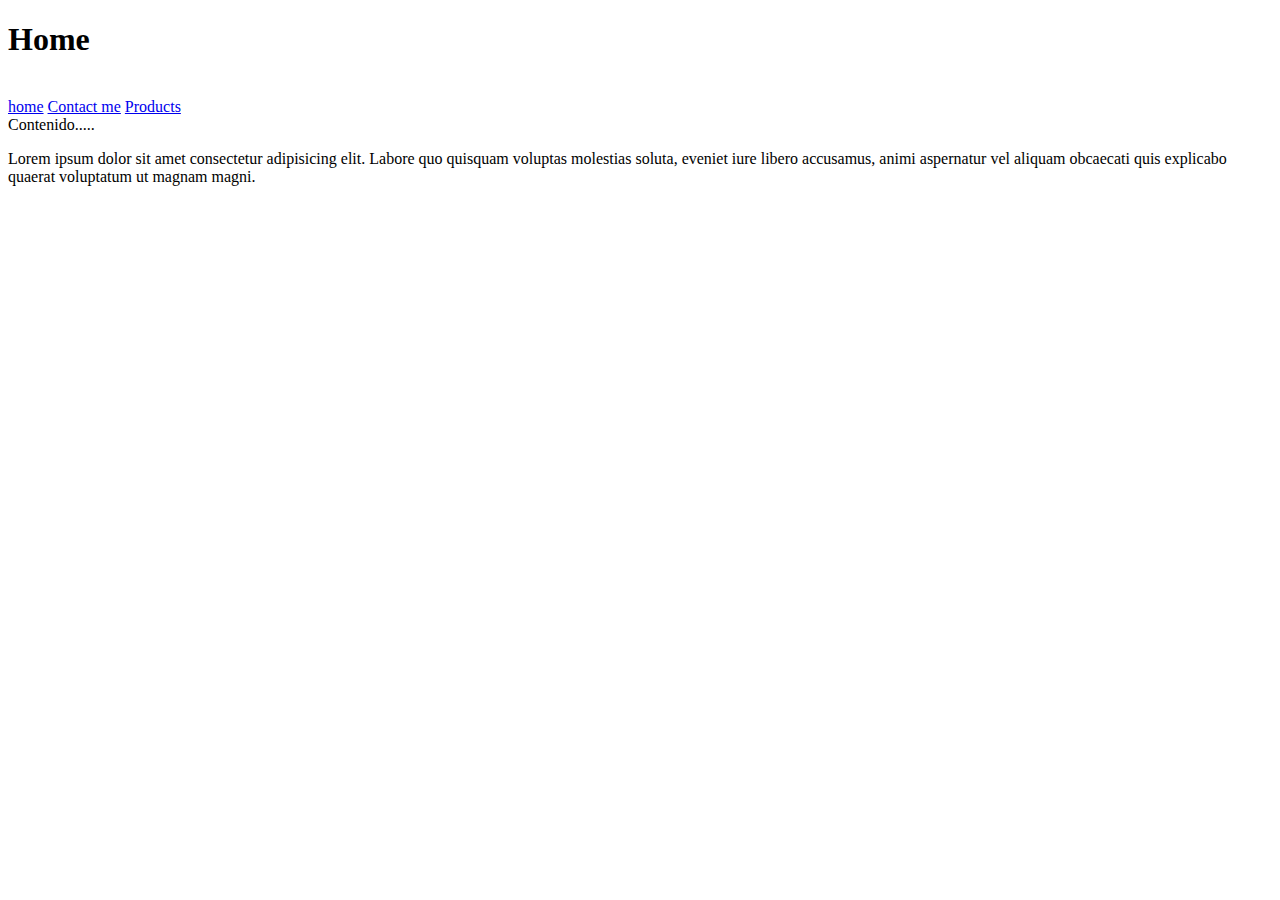
<file: portafolio/index.html>
<!DOCTYPE html>
<html lang="en">
<head>
    <meta charset="UTF-8">
    <meta name="viewport" content="width=device-width, initial-scale=1.0">
    <title>Document</title>
</head>
<body>
    <h1>Home</h1>

    <header>
        <img>
        <nav>
            <a href="./index.html"> home</a>
            <a href="./contact.html"> Contact me</a>
            <a href="./products.html"> Products</a>
        </nav>
    </header>
    <main>
        <div>Contenido.....</div>
        <p>
            Lorem ipsum dolor sit amet consectetur adipisicing elit. Labore quo quisquam voluptas molestias soluta, eveniet iure libero accusamus, animi aspernatur vel aliquam obcaecati quis explicabo quaerat voluptatum ut magnam magni.
        </p>
    </main>
</body>
</html>
</file>
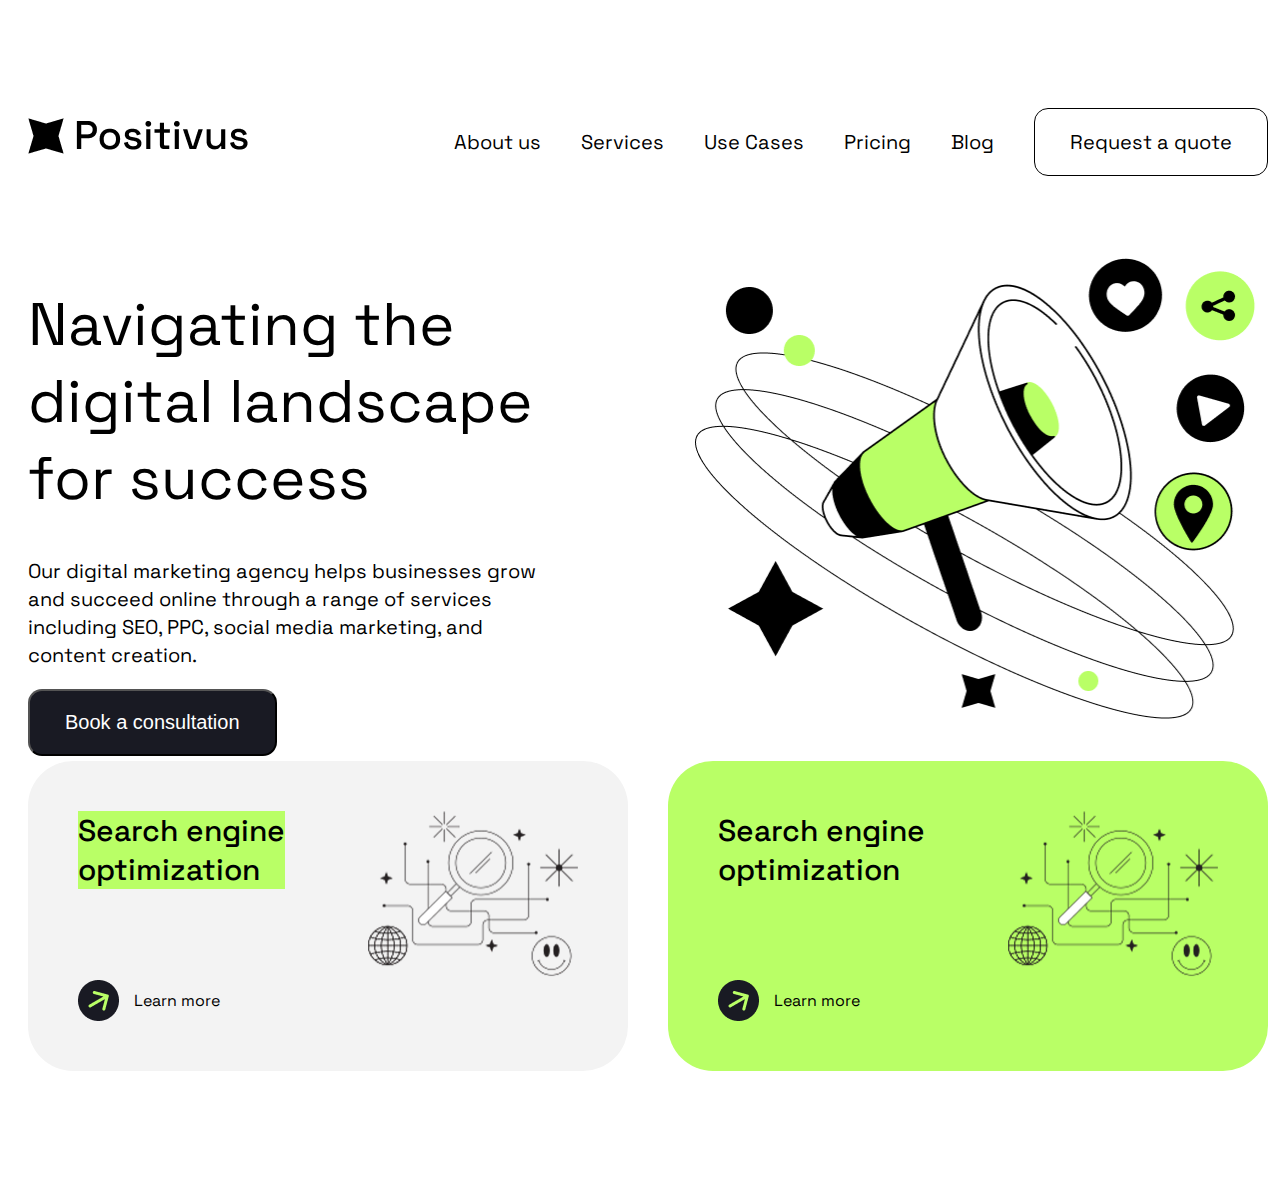
<file: week2/index.html>
<!DOCTYPE html>
<html lang="en">

<head>
    <meta charset="UTF-8" />
    <meta name="viewport" content="width=device-width, initial-scale=1.0" />
    <title>Document</title>
    <link rel="stylesheet" href="./styles.css" />
    <link rel="preconnect" href="https://fonts.googleapis.com" />
    <link rel="preconnect" href="https://fonts.gstatic.com" crossorigin />
    <link
        href="https://fonts.googleapis.com/css2?family=Cinzel:wght@400..900&family=Delius&family=Montserrat:ital,wght@0,100..900;1,100..900&family=Nunito:ital,wght@0,200..1000;1,200..1000&family=Space+Grotesk:wght@300..700&display=swap"
        rel="stylesheet" />
</head>

<body>
    <div class="container">
        <header class="header">
            <img class="logo" src="./assets/logo1.png" alt="logo" />
            <nav class="navbar">
                <a class="link">About us</a>
                <a class="link">Services</a>
                <a class="link">Use Cases</a>
                <a class="link">Pricing</a>
                <a class="link">Blog</a>
                <a class="link link__button">Request a quote</a>
            </nav>
        </header>

        <main>
            <section class="sectionFirst">
                <article class="sectionFirst__article">
                    <h1 class="sectionFirst__h1">
                        Navigating the digital landscape for success
                    </h1>
                    <p class="sectionFirst__p">
                        Our digital marketing agency helps businesses grow and succeed online through a range of
                        services
                        including SEO, PPC, social media marketing, and content creation.
                    </p>
                    <button class="sectionFirst__button" />
                    Book a consultation
                    </button>
                </article>
                <img class="sectionFirst__img" src="./assets/img_article.png" alt="img article" />
            </section>

            <section class="sectionSecond">

                <div class="sectionSecond_line1">
                    <article class="sectionSecond__card">
                        <div class="sectionSecond__left">
                            <div class="sectionSecond__h3">
                                Search engine optimization
                            </div>

                            <a class="sectionSecond__a">
                                <img src="./assets/Icon1.png" alt="icon link" />
                                <label>
                                    Learn more
                                </label>
                            </a>
                        </div>

                        <img class="sectionSecond__img" src="./assets/tokyo.png" alt="img card" />
                    </article>
                    <article class="sectionSecond__card sectionSecond__card2">
                        <div class="sectionSecond__left">
                            <div class="sectionSecond__h3">
                                Search engine optimization
                            </div>

                            <a class="sectionSecond__a">
                                <img src="./assets/Icon1.png" alt="icon link" />
                                <label>
                                    Learn more
                                </label>
                            </a>
                        </div>

                        <img class="sectionSecond__img" src="./assets/tokyo.png" alt="img card" />
                    </article>

                </div>


            </section>
        </main>
    </div>
</body>

</html>
</file>
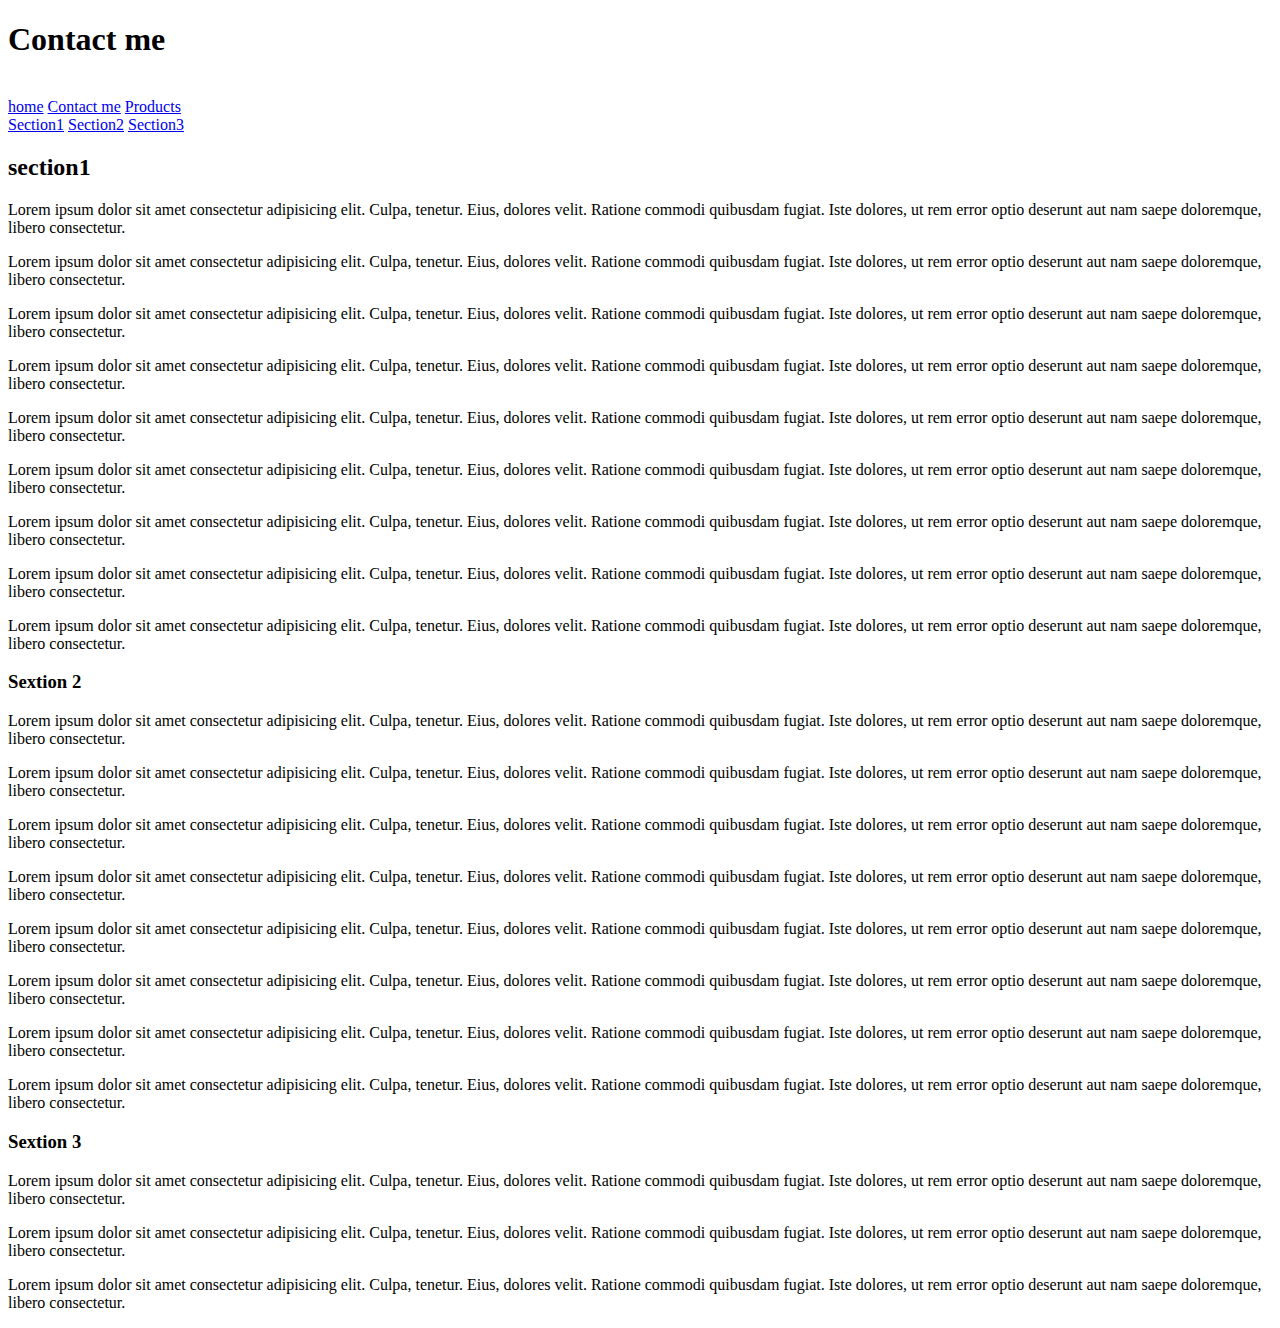
<file: portafolio/contact.html>
<!DOCTYPE html>
<html lang="en">
  <head>
    <meta charset="UTF-8" />
    <meta name="viewport" content="width=device-width, initial-scale=1.0" />
    <title>Document</title>
  </head>
  <body>
    <h1>Contact me</h1>

    <header>
      <img />
      <nav>
        <a href="./index.html"> home</a>
        <a href="./contact.html"> Contact me</a>
        <a href="./products.html"> Products</a>
      </nav>

      <nav>
        <a href="#section1"> Section1</a>
        <a href="#section2"> Section2</a>
        <a href="#section3"> Section3</a>
      </nav>
    </header>

    <main>
      <section id="section1">
        <h2>section1</h2>
        <p>
          Lorem ipsum dolor sit amet consectetur adipisicing elit. Culpa,
          tenetur. Eius, dolores velit. Ratione commodi quibusdam fugiat. Iste
          dolores, ut rem error optio deserunt aut nam saepe doloremque, libero
          consectetur.
        </p>
        <p>
          Lorem ipsum dolor sit amet consectetur adipisicing elit. Culpa,
          tenetur. Eius, dolores velit. Ratione commodi quibusdam fugiat. Iste
          dolores, ut rem error optio deserunt aut nam saepe doloremque, libero
          consectetur.
        </p>
        <p>
          Lorem ipsum dolor sit amet consectetur adipisicing elit. Culpa,
          tenetur. Eius, dolores velit. Ratione commodi quibusdam fugiat. Iste
          dolores, ut rem error optio deserunt aut nam saepe doloremque, libero
          consectetur.
        </p>
        <p>
          Lorem ipsum dolor sit amet consectetur adipisicing elit. Culpa,
          tenetur. Eius, dolores velit. Ratione commodi quibusdam fugiat. Iste
          dolores, ut rem error optio deserunt aut nam saepe doloremque, libero
          consectetur.
        </p>
        <p>
          Lorem ipsum dolor sit amet consectetur adipisicing elit. Culpa,
          tenetur. Eius, dolores velit. Ratione commodi quibusdam fugiat. Iste
          dolores, ut rem error optio deserunt aut nam saepe doloremque, libero
          consectetur.
        </p>
        <p>
          Lorem ipsum dolor sit amet consectetur adipisicing elit. Culpa,
          tenetur. Eius, dolores velit. Ratione commodi quibusdam fugiat. Iste
          dolores, ut rem error optio deserunt aut nam saepe doloremque, libero
          consectetur.
        </p>
        <p>
          Lorem ipsum dolor sit amet consectetur adipisicing elit. Culpa,
          tenetur. Eius, dolores velit. Ratione commodi quibusdam fugiat. Iste
          dolores, ut rem error optio deserunt aut nam saepe doloremque, libero
          consectetur.
        </p>
        <p>
          Lorem ipsum dolor sit amet consectetur adipisicing elit. Culpa,
          tenetur. Eius, dolores velit. Ratione commodi quibusdam fugiat. Iste
          dolores, ut rem error optio deserunt aut nam saepe doloremque, libero
          consectetur.
        </p>
        <p>
          Lorem ipsum dolor sit amet consectetur adipisicing elit. Culpa,
          tenetur. Eius, dolores velit. Ratione commodi quibusdam fugiat. Iste
          dolores, ut rem error optio deserunt aut nam saepe doloremque, libero
          consectetur.
        </p>
      </section>

      <section id="section2">
        <h3>Sextion 2</h3>
        <p>
          Lorem ipsum dolor sit amet consectetur adipisicing elit. Culpa,
          tenetur. Eius, dolores velit. Ratione commodi quibusdam fugiat. Iste
          dolores, ut rem error optio deserunt aut nam saepe doloremque, libero
          consectetur.
        </p>
        <p>
          Lorem ipsum dolor sit amet consectetur adipisicing elit. Culpa,
          tenetur. Eius, dolores velit. Ratione commodi quibusdam fugiat. Iste
          dolores, ut rem error optio deserunt aut nam saepe doloremque, libero
          consectetur.
        </p>
        <p>
          Lorem ipsum dolor sit amet consectetur adipisicing elit. Culpa,
          tenetur. Eius, dolores velit. Ratione commodi quibusdam fugiat. Iste
          dolores, ut rem error optio deserunt aut nam saepe doloremque, libero
          consectetur.
        </p>
        <p>
          Lorem ipsum dolor sit amet consectetur adipisicing elit. Culpa,
          tenetur. Eius, dolores velit. Ratione commodi quibusdam fugiat. Iste
          dolores, ut rem error optio deserunt aut nam saepe doloremque, libero
          consectetur.
        </p>
        <p>
          Lorem ipsum dolor sit amet consectetur adipisicing elit. Culpa,
          tenetur. Eius, dolores velit. Ratione commodi quibusdam fugiat. Iste
          dolores, ut rem error optio deserunt aut nam saepe doloremque, libero
          consectetur.
        </p>
        <p>
          Lorem ipsum dolor sit amet consectetur adipisicing elit. Culpa,
          tenetur. Eius, dolores velit. Ratione commodi quibusdam fugiat. Iste
          dolores, ut rem error optio deserunt aut nam saepe doloremque, libero
          consectetur.
        </p>
        <p>
          Lorem ipsum dolor sit amet consectetur adipisicing elit. Culpa,
          tenetur. Eius, dolores velit. Ratione commodi quibusdam fugiat. Iste
          dolores, ut rem error optio deserunt aut nam saepe doloremque, libero
          consectetur.
        </p>
        <p>
          Lorem ipsum dolor sit amet consectetur adipisicing elit. Culpa,
          tenetur. Eius, dolores velit. Ratione commodi quibusdam fugiat. Iste
          dolores, ut rem error optio deserunt aut nam saepe doloremque, libero
          consectetur.
        </p>
      </section>

      <section id="section3">
        <h3>Sextion 3</h3>

        <p>
          Lorem ipsum dolor sit amet consectetur adipisicing elit. Culpa,
          tenetur. Eius, dolores velit. Ratione commodi quibusdam fugiat. Iste
          dolores, ut rem error optio deserunt aut nam saepe doloremque, libero
          consectetur.
        </p>
        <p>
          Lorem ipsum dolor sit amet consectetur adipisicing elit. Culpa,
          tenetur. Eius, dolores velit. Ratione commodi quibusdam fugiat. Iste
          dolores, ut rem error optio deserunt aut nam saepe doloremque, libero
          consectetur.
        </p>
        <p>
          Lorem ipsum dolor sit amet consectetur adipisicing elit. Culpa,
          tenetur. Eius, dolores velit. Ratione commodi quibusdam fugiat. Iste
          dolores, ut rem error optio deserunt aut nam saepe doloremque, libero
          consectetur.
        </p>
      </section>
    </main>
  </body>
</html>
</file>
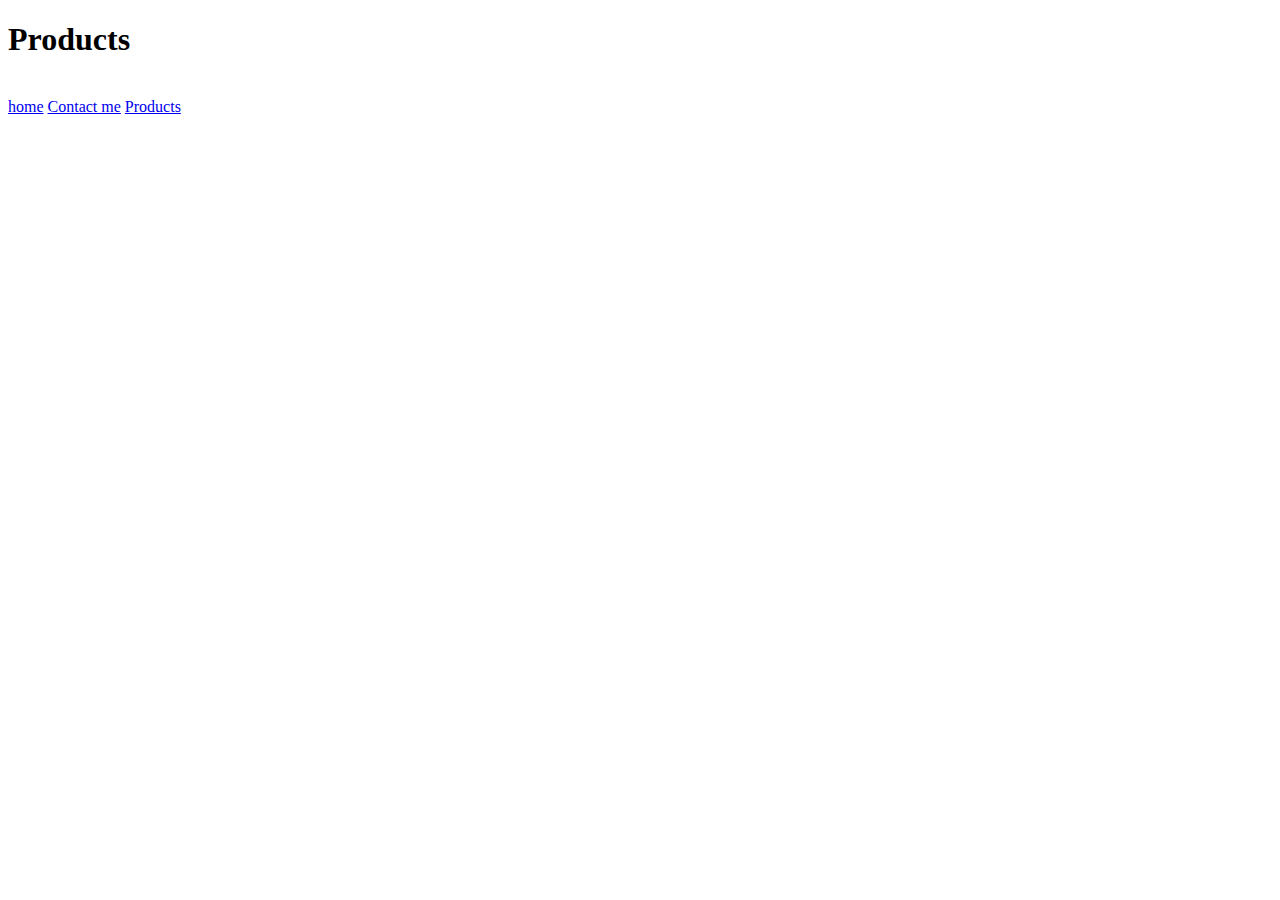
<file: portafolio/products.html>
<!DOCTYPE html>
<html lang="en">
<head>
    <meta charset="UTF-8">
    <meta name="viewport" content="width=device-width, initial-scale=1.0">
    <title>Document</title>
</head>
<body>
    <h1>Products</h1>

    <header>
        <img>
        <nav>
            <a href="./index.html"> home</a>
            <a href="./contact.html"> Contact me</a>
            <a href="./products.html"> Products</a>
        </nav>
    </header>
</body>
</html>
</file>
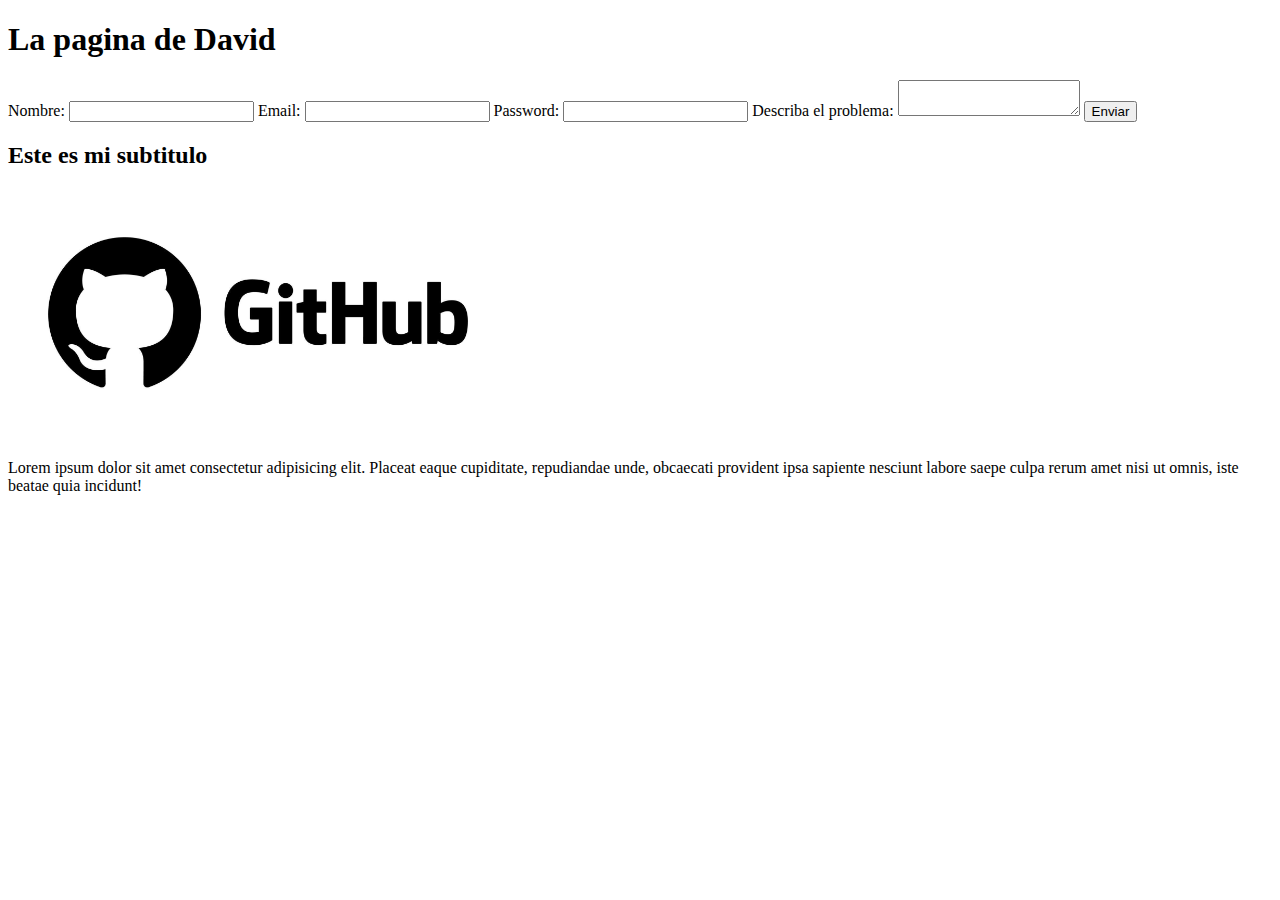
<file: week1/myFirstPage.html>
<!DOCTYPE html>
<html lang="en">
  <head>
    <meta charset="UTF-8" />
    <meta name="viewport" content="width=device-width, initial-scale=1.0" />
    <title>mi primera pagina</title>
  </head>
  <body>
    <h1>La pagina de David</h1>
     <form>
      <label for="nombre">Nombre:</label>
      <input id="nombre" type="text" />

      <label>Email:</label>
      <input type="email" />

      <label>Password:</label>
      <input type="password" />

      <label>Describa el problema:</label>
      <textarea></textarea>

      <button type="submit">Enviar</button>
    </form>

    <h2 id="subtitle" class="home_subtitle">Este es mi subtitulo</h2>

    <a href="https://github.com/daveshb" target="_blank">
      <img src="../week1/assets/github.jpg" alt="github" style="width: 500px" />
    </a>

    <p>
      Lorem ipsum dolor sit amet consectetur adipisicing elit. Placeat eaque
      cupiditate, repudiandae unde, obcaecati provident ipsa sapiente nesciunt
      labore saepe culpa rerum amet nisi ut omnis, iste beatae quia incidunt!
    </p>

   
  </body>
</html>
</file>
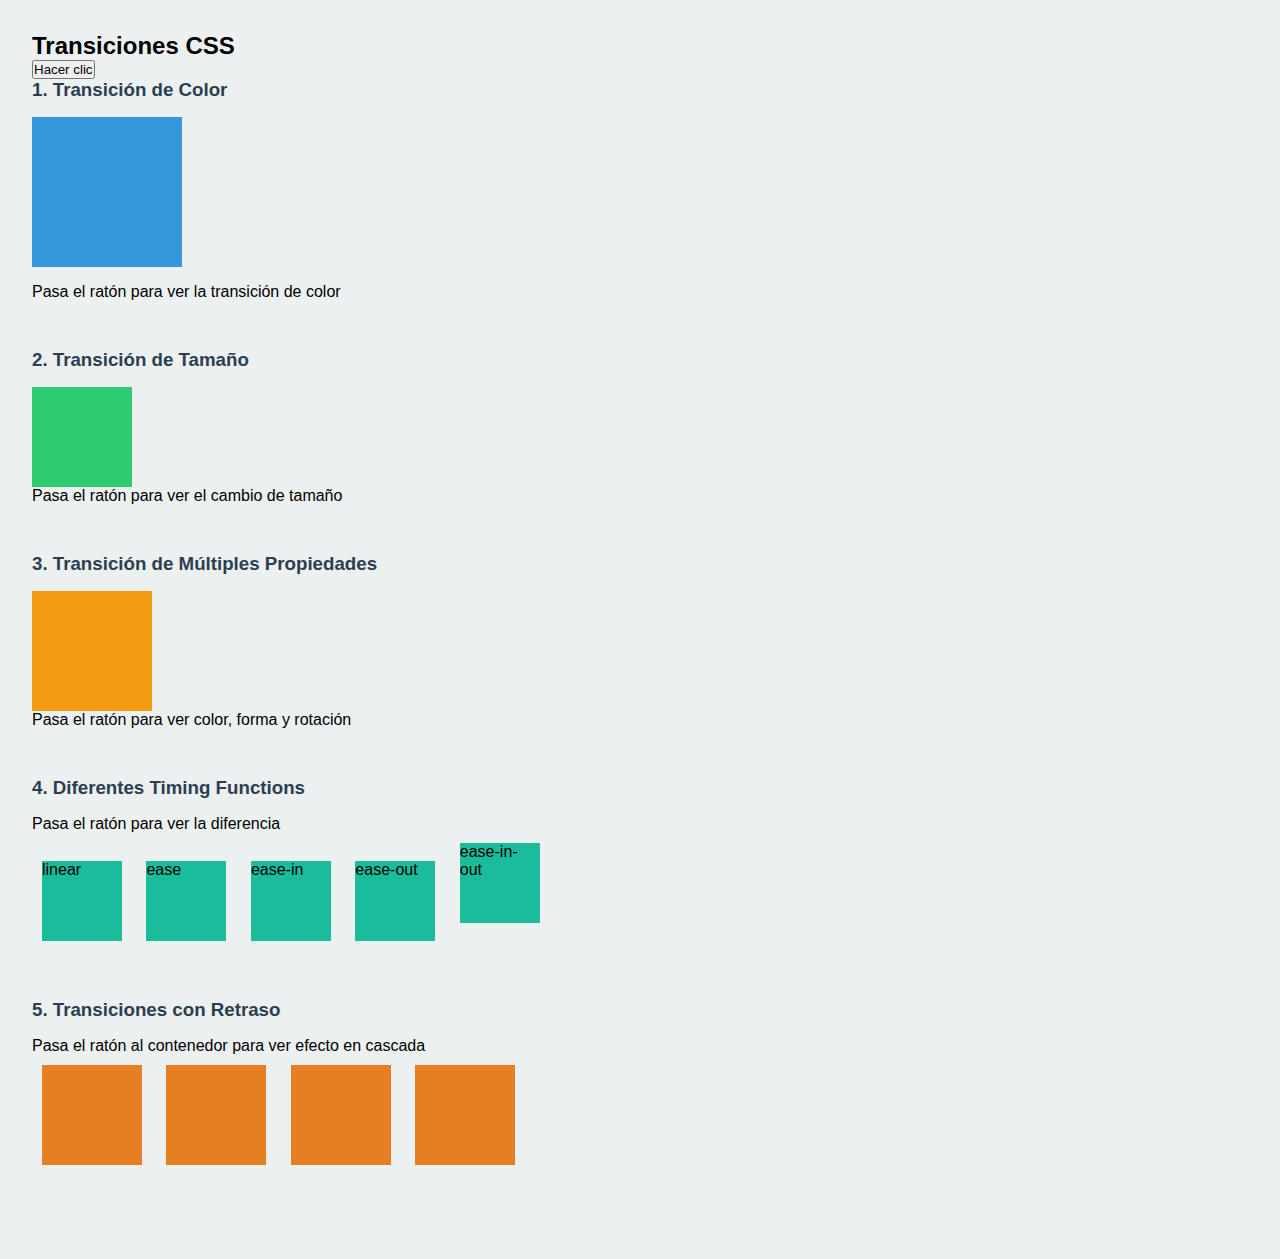
<file: week2/animations.html>
<!DOCTYPE html>
<html lang="es">
<head>
  <meta charset="UTF-8">
  <meta name="viewport" content="width=device-width, initial-scale=1.0">
  <title>Transiciones CSS</title>
  <style>
    * {
      margin: 0;
      padding: 0;
      box-sizing: border-box;
    }

    body {
      font-family: Arial, sans-serif;
      padding: 2rem;
      background-color: #ecf0f1;
    }

    .demo-section {
      margin-bottom: 3rem;
    }

    h3 {
      margin-bottom: 1rem;
      color: #2c3e50;
    }

    /* Transición básica de color */
    .box-color {
      width: 150px;
      height: 150px;
      background-color: #3498db;
      margin-bottom: 1rem;
      transition: background-color 0.3s ease;
    }

    .box-color:hover {
      background-color: #e74c3c;
    }

    /* Transición de tamaño */
    .box-size {
      width: 100px;
      height: 100px;
      background-color: #2ecc71;
      transition: width 0.4s ease, height 0.4s ease;
    }

    .box-size:hover {
      width: 200px;
      height: 200px;
    }

    /* Transición de múltiples propiedades */
    .box-multiple {
      width: 120px;
      height: 120px;
      background-color: #f39c12;
      border-radius: 0px;
      transform: rotate(0deg);
      transition: all 0.5s ease; /* Anima todas las propiedades */
    }

    .box-multiple:hover {
      background-color: #9b59b6;
      border-radius: 50%;
      transform: rotate(45deg);
    }

    /* Diferentes timing functions */
    .timing-box {
      width: 80px;
      height: 80px;
      margin: 10px;
      display: inline-block;
      background-color: #1abc9c;
      position: relative;
      left: 0;
    }

    .timing-box:hover {
      left: 200px;
    }

    .timing-linear {
      transition: left 2s linear;
    }

    .timing-ease {
      transition: left 2s ease;
    }

    .timing-ease-in {
      transition: left 2s ease-in;
    }

    .timing-ease-out {
      transition: left 2s ease-out;
    }

    .timing-ease-in-out {
      transition: left 2s ease-in-out;
    }

    /* Transición con retraso */
    .delay-box {
      width: 100px;
      height: 100px;
      background-color: #e67e22;
      margin: 10px;
      display: inline-block;
      opacity: 1;
    }

    .delay-box:nth-child(1) { transition: opacity 0.5s ease 0s; }
    .delay-box:nth-child(2) { transition: opacity 0.5s ease 0.2s; }
    .delay-box:nth-child(3) { transition: opacity 0.5s ease 0.4s; }
    .delay-box:nth-child(4) { transition: opacity 0.5s ease 0.6s; }

    .container-delay:hover .delay-box {
      opacity: 0.3;
    }
  </style>
</head>
<body>
  <h2>Transiciones CSS</h2>
  <button onclick="alert('¡Hola!')">Hacer clic</button>

  <div class="demo-section">
    <h3>1. Transición de Color</h3>
    <div class="box-color"></div>
    <p>Pasa el ratón para ver la transición de color</p>
  </div>

  <div class="demo-section">
    <h3>2. Transición de Tamaño</h3>
    <div class="box-size"></div>
    <p>Pasa el ratón para ver el cambio de tamaño</p>
  </div>

  <div class="demo-section">
    <h3>3. Transición de Múltiples Propiedades</h3>
    <div class="box-multiple"></div>
    <p>Pasa el ratón para ver color, forma y rotación</p>
  </div>

  <div class="demo-section">
    <h3>4. Diferentes Timing Functions</h3>
    <p>Pasa el ratón para ver la diferencia</p>
    <div class="timing-box timing-linear">linear</div>
    <div class="timing-box timing-ease">ease</div>
    <div class="timing-box timing-ease-in">ease-in</div>
    <div class="timing-box timing-ease-out">ease-out</div>
    <div class="timing-box timing-ease-in-out">ease-in-out</div>
  </div>

  <div class="demo-section">
    <h3>5. Transiciones con Retraso</h3>
    <p>Pasa el ratón al contenedor para ver efecto en cascada</p>
    <div class="container-delay">
      <div class="delay-box"></div>
      <div class="delay-box"></div>
      <div class="delay-box"></div>
      <div class="delay-box"></div>
    </div>
  </div>
</body>
</html>
</file>
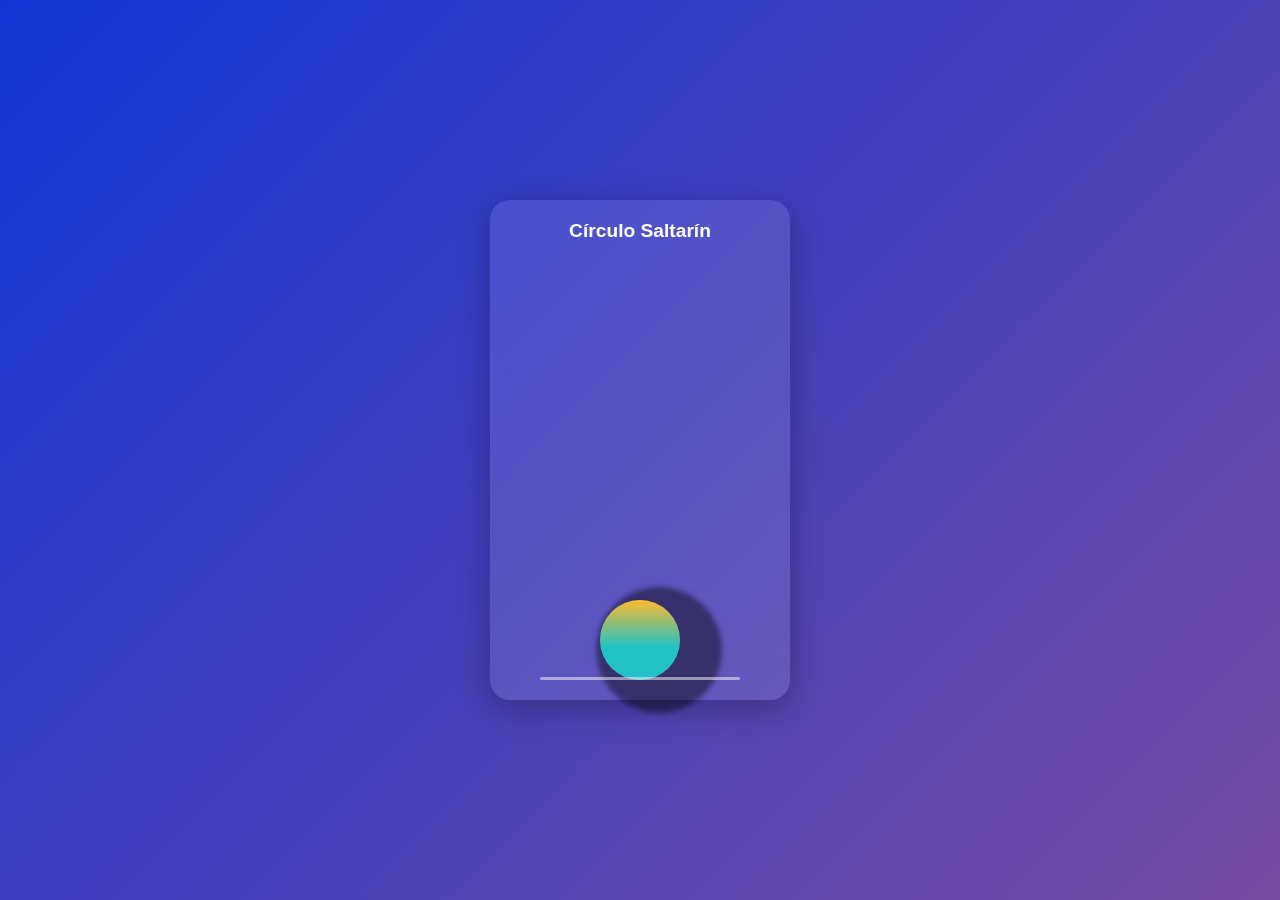
<file: week2/classAnimation.html>
<!DOCTYPE html>
<html lang="es">
<head>
  <meta charset="UTF-8">
  <meta name="viewport" content="width=device-width, initial-scale=1.0">
  <title>Círculo Saltarín Animado</title>
  <style>
    * {
      margin: 0;
      padding: 0;
      box-sizing: border-box;
    }

    body {
      font-family: Arial, sans-serif;
      background: linear-gradient(135deg, #1236d5 0%, #764ba2 100%);
      height: 100vh;
      display: flex;
      align-items: center;
      justify-content: center;
    }

    .container {
      position: relative;
      width: 300px;
      height: 500px;
      background-color: rgba(255, 255, 255, 0.1);
      border-radius: 20px;
      padding: 20px;
      display: flex;
      align-items: flex-end;
      justify-content: center;
      box-shadow: 0 8px 32px rgba(0, 0, 0, 0.3);
      backdrop-filter: blur(10px);
    }

    /* @keyframes rebotar {
        0% {
            position: absolute;
            margin-left: 10px;
        }
        
        30%{
            position: absolute;
             margin-left: 50px;
        }
        60% {
            position: absolute;
             margin-left: 70px;
        }
        
        90%{
            position: absolute;
             margin-left: 80px;
        }
        100% {
            position: absolute;
             margin-left: 200px;;
        }
        
    } */

    /* Animación del círculo saltarín */
    @keyframes rebotar {
      0% {
        transform: translateY(0) scaleY(0.7) scaleX(1.15);
      }
      5% {
        transform: translateY(-15px) scaleY(0.8) scaleX(1.1);
      }
      10% {
        transform: translateY(-35px) scaleY(0.9) scaleX(1.05);
      }
      15% {
        transform: translateY(-55px) scaleY(0.98) scaleX(1.01);
      }
      20% {
        transform: translateY(-75px) scaleY(1.04) scaleX(0.99);
      }
      25% {
        transform: translateY(-95px) scaleY(1.08) scaleX(0.97);
      }
      30% {
        transform: translateY(-120px) scaleY(1.1) scaleX(0.96);
      }
      35% {
        transform: translateY(-145px) scaleY(1.11) scaleX(0.95);
      }
      40% {
        transform: translateY(-165px) scaleY(1.12) scaleX(0.94);
      }
      45% {
        transform: translateY(-180px) scaleY(1.12) scaleX(0.94);
      }
      50% {
        transform: translateY(-185px) scaleY(1.12) scaleX(0.95);
      }
      55% {
        transform: translateY(-180px) scaleY(1.11) scaleX(0.96);
      }
      60% {
        transform: translateY(-160px) scaleY(1.1) scaleX(0.97);
      }
      65% {
        transform: translateY(-130px) scaleY(1.08) scaleX(0.98);
      }
      70% {
        transform: translateY(-100px) scaleY(1.05) scaleX(0.99);
      }
      75% {
        transform: translateY(-65px) scaleY(1.01) scaleX(1.02);
      }
      80% {
        transform: translateY(-35px) scaleY(0.92) scaleX(1.07);
      }
      85% {
        transform: translateY(-15px) scaleY(0.8) scaleX(1.12);
      }
      90% {
        transform: translateY(-5px) scaleY(0.73) scaleX(1.14);
      }
      95% {
        transform: translateY(-1px) scaleY(0.71) scaleX(1.15);
      }
      100% {
        transform: translateY(0) scaleY(0.7) scaleX(1.15);
      }
    }

    .circle {
      width: 80px;
      height: 80px;
      background: radial-gradient(circle at 30% 30%, #fff, #3498db);
      border-radius: 50%;
      box-shadow: 0 10px 30px rgba(0, 0, 0, 0.5), 
                  inset -2px -2px 8px rgba(0, 0, 0, 0.2);
      animation: rebotar 2s ease-in-out infinite;

    background: linear-gradient(0deg,rgba(34, 193, 195, 1) 41%, rgba(253, 187, 45, 1) 100%);
    box-shadow: 19px 10px 5px 23px rgba(0,0,0,0.43);
-webkit-box-shadow: 19px 10px 5px 23px rgba(0,0,0,0.43);
-moz-box-shadow: 19px 10px 5px 23px rgba(0,0,0,0.43);
    }

    .circle:hover{
        transform: rotate(45deg);
    }

    h1 {
      position: absolute;
      top: 20px;
      color: white;
      font-size: 1.2rem;
      width: 100%;
      text-align: center;
      margin: 0;
    }

    .floor {
      position: absolute;
      bottom: 20px;
      width: 200px;
      height: 3px;
      background-color: rgba(255, 255, 255, 0.5);
      border-radius: 2px;
    }
  </style>
</head>
<body>
  <div class="container">
    <h1>Círculo Saltarín</h1>
    <div class="circle"></div>
    <div class="floor"></div>
  </div>
</body>
</html>
</file>
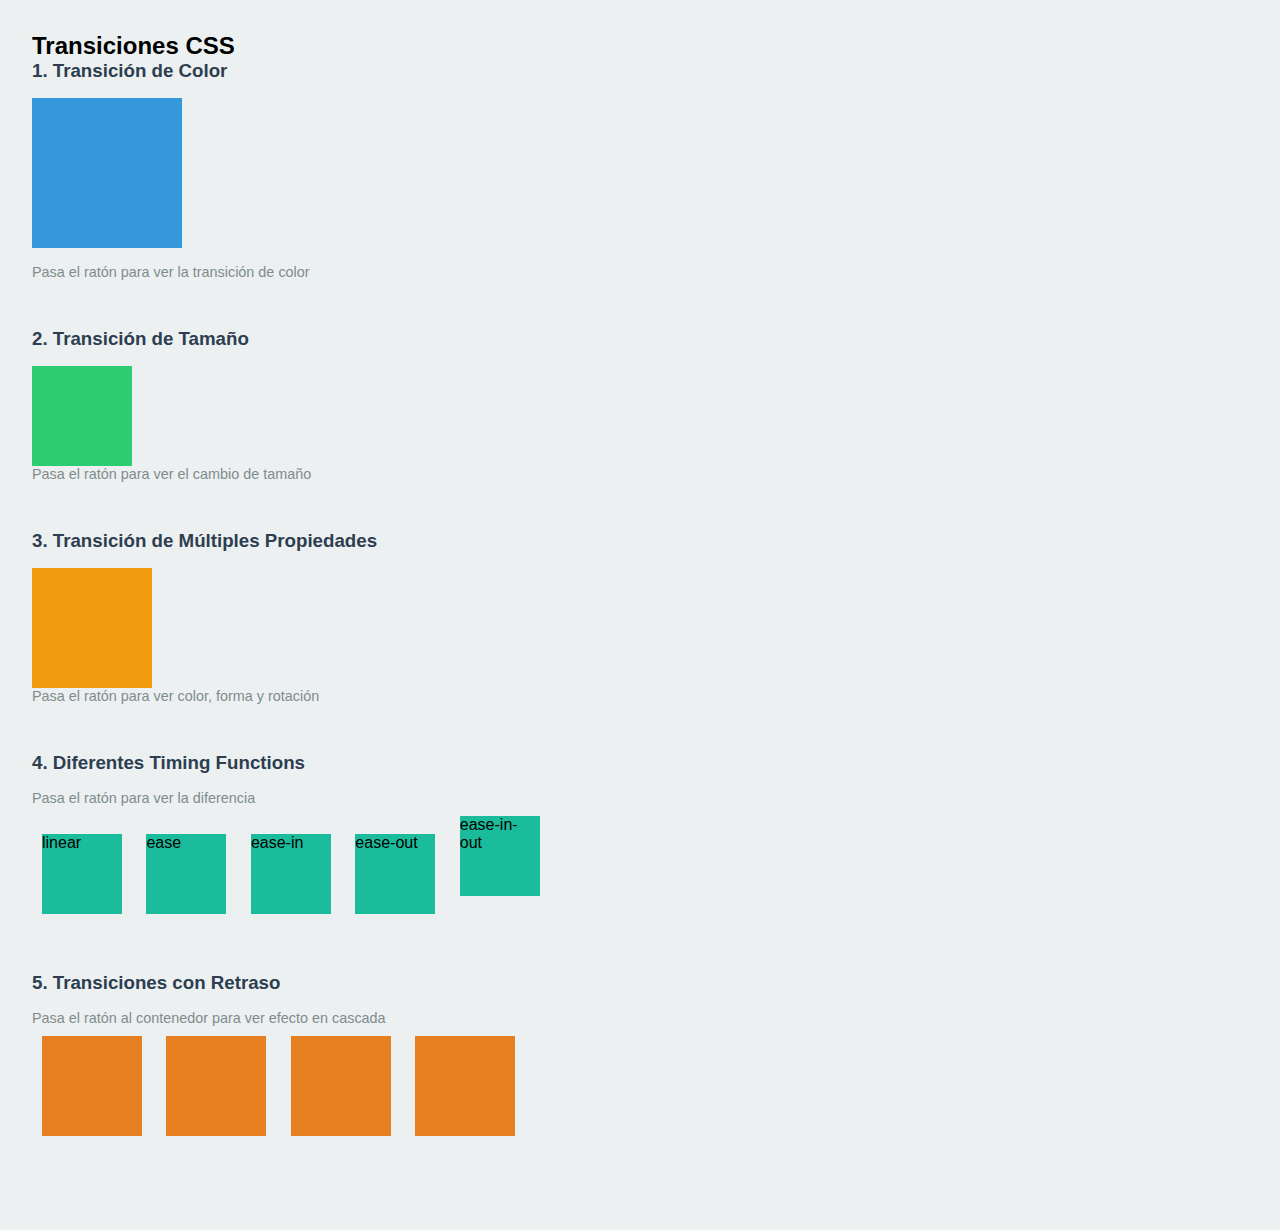
<file: week2/demo_1_transiciones.html>
<!DOCTYPE html>
<html lang="es">
<head>
  <meta charset="UTF-8">
  <meta name="viewport" content="width=device-width, initial-scale=1.0">
  <title>Transiciones CSS</title>
  <style>
    * {
      margin: 0;
      padding: 0;
      box-sizing: border-box;
    }

    body {
      font-family: Arial, sans-serif;
      padding: 2rem;
      background-color: #ecf0f1;
    }

    .demo-section {
      margin-bottom: 3rem;
    }

    h3 {
      margin-bottom: 1rem;
      color: #2c3e50;
    }

    /* Transición básica de color */
    .box-color {
      width: 150px;
      height: 150px;
      background-color: #3498db;
      margin-bottom: 1rem;
      transition: background-color 1s ease-in-out;
    }

    .box-color:hover {
      background-color: #e74c3c;
    }

    /* Transición de tamaño */
    .box-size {
      width: 100px;
      height: 100px;
      background-color: #2ecc71;
      transition: width 0.4s ease, height 0.4s ease;
    }

    .box-size:hover {
      width: 200px;
      height: 200px;
    }

    /* Transición de múltiples propiedades */
    .box-multiple {
      width: 120px;
      height: 120px;
      background-color: #f39c12;
      border-radius: 0px;
      transform: rotate(0deg);
      transition: all 0.5s ease; /* Anima todas las propiedades */
    }

    .box-multiple:hover {
      background-color: #9b59b6;
      border-radius: 50%;
      transform: rotate(45deg);
    }

    /* Diferentes timing functions */
    .timing-box {
      width: 80px;
      height: 80px;
      margin: 10px;
      display: inline-block;
      background-color: #1abc9c;
      position: relative;
      left: 0;
    }

    .timing-box:hover {
      left: 200px;
    }

    .timing-linear {
      transition: left 2s linear;
    }

    .timing-ease {
      transition: left 2s ease;
    }

    .timing-ease-in {
      transition: left 2s ease-in;
    }

    .timing-ease-out {
      transition: left 2s ease-out;
    }

    .timing-ease-in-out {
      transition: left 2s ease-in-out;
    }

    /* Transición con retraso */
    .delay-box {
      width: 100px;
      height: 100px;
      background-color: #e67e22;
      margin: 10px;
      display: inline-block;
      opacity: 1;
    }

    .delay-box:nth-child(1) { transition: opacity 0.5s ease 0s; }
    .delay-box:nth-child(2) { transition: opacity 0.5s ease 0.2s; }
    .delay-box:nth-child(3) { transition: opacity 0.5s ease 0.4s; }
    .delay-box:nth-child(4) { transition: opacity 0.5s ease 0.6s; }

    .container-delay:hover .delay-box {
      opacity: 0.3;
    }

    p {
      font-size: 0.9rem;
      color: #7f8c8d;
    }
  </style>
</head>
<body>
  <h2>Transiciones CSS</h2>

  <div class="demo-section">
    <h3>1. Transición de Color</h3>
    <div class="box-color"></div>
    <p>Pasa el ratón para ver la transición de color</p>
  </div>

  <div class="demo-section">
    <h3>2. Transición de Tamaño</h3>
    <div class="box-size"></div>
    <p>Pasa el ratón para ver el cambio de tamaño</p>
  </div>

  <div class="demo-section">
    <h3>3. Transición de Múltiples Propiedades</h3>
    <div class="box-multiple"></div>
    <p>Pasa el ratón para ver color, forma y rotación</p>
  </div>

  <div class="demo-section">
    <h3>4. Diferentes Timing Functions</h3>
    <p>Pasa el ratón para ver la diferencia</p>
    <div class="timing-box timing-linear">linear</div>
    <div class="timing-box timing-ease">ease</div>
    <div class="timing-box timing-ease-in">ease-in</div>
    <div class="timing-box timing-ease-out">ease-out</div>
    <div class="timing-box timing-ease-in-out">ease-in-out</div>
  </div>

  <div class="demo-section">
    <h3>5. Transiciones con Retraso</h3>
    <p>Pasa el ratón al contenedor para ver efecto en cascada</p>
    <div class="container-delay">
      <div class="delay-box"></div>
      <div class="delay-box"></div>
      <div class="delay-box"></div>
      <div class="delay-box"></div>
    </div>
  </div>
</body>
</html>
</file>
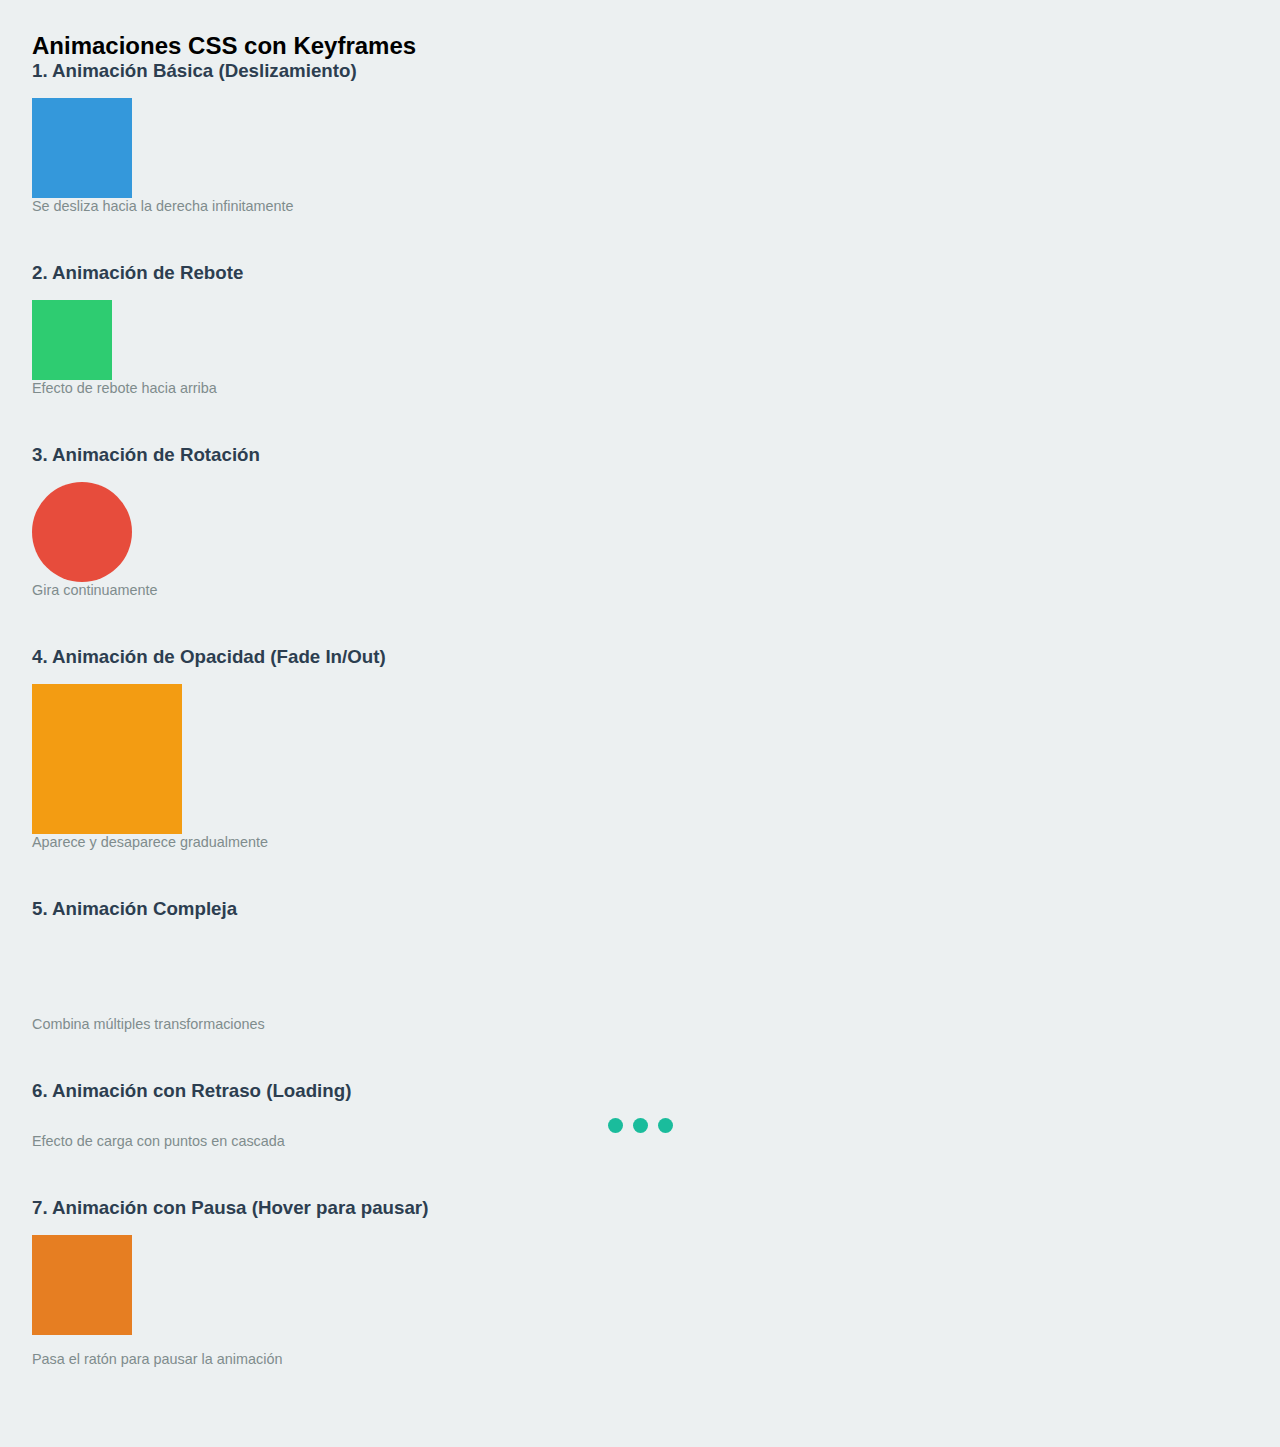
<file: week2/demo_2_keyframes.html>
<!DOCTYPE html>
<html lang="es">
<head>
  <meta charset="UTF-8">
  <meta name="viewport" content="width=device-width, initial-scale=1.0">
  <title>Animaciones CSS con Keyframes</title>
  <style>
    * {
      margin: 0;
      padding: 0;
      box-sizing: border-box;
    }

    body {
      font-family: Arial, sans-serif;
      padding: 2rem;
      background-color: #ecf0f1;
    }

    .demo-section {
      margin-bottom: 3rem;
    }

    h3 {
      margin-bottom: 1rem;
      color: #2c3e50;
    }

    /* Animación básica */
    @keyframes slide {
      0% {
        transform: translateX(0);
      }
      100% {
        transform: translateX(300px);
      }
    }

    .box-slide {
      width: 100px;
      height: 100px;
      background-color: #3498db;
      animation: slide 2s ease infinite;
    }

    /* Animación con múltiples keyframes */
    @keyframes bounce {
      0%, 100% {
        transform: translateY(0);
      }
      50% {
        transform: translateY(-50px);
      }
    }

    .box-bounce {
      width: 80px;
      height: 80px;
      background-color: #2ecc71;
      animation: bounce 1s ease infinite;
    }

    /* Animación de rotación */
    @keyframes spin {
      0% {
        transform: rotate(0deg);
      }
      100% {
        transform: rotate(360deg);
      }
    }

    .box-spin {
      width: 100px;
      height: 100px;
      background-color: #e74c3c;
      border-radius: 50%;
      animation: spin 2s linear infinite;
    }

    /* Animación de opacity */
    @keyframes fadeInOut {
      0% {
        opacity: 0;
      }
      50% {
        opacity: 1;
      }
      100% {
        opacity: 0;
      }
    }

    .box-fade {
      width: 150px;
      height: 150px;
      background-color: #f39c12;
      animation: fadeInOut 3s ease infinite;
    }

    /* Animación compleja */
    @keyframes complexAnimation {
      0% {
        transform: translate(0, 0) scale(1) rotate(0deg);
        background-color: #9b59b6;
      }
      25% {
        transform: translate(100px, -50px) scale(1.2) rotate(90deg);
        background-color: #3498db;
      }
      50% {
        transform: translate(150px, 0) scale(1) rotate(180deg);
        background-color: #2ecc71;
      }
      75% {
        transform: translate(100px, 50px) scale(1.2) rotate(270deg);
        background-color: #e74c3c;
      }
      100% {
        transform: translate(0, 0) scale(1) rotate(360deg);
        background-color: #9b59b6;
      }
    }

    .box-complex {
      width: 80px;
      height: 80px;
      animation: complexAnimation 4s ease infinite;
    }

    /* Animación con retraso */
    .loading {
      display: flex;
      gap: 10px;
      justify-content: center;
      align-items: center;
    }

    @keyframes loadingBounce {
      0%, 100% {
        transform: scale(0.8);
        opacity: 0.5;
      }
      50% {
        transform: scale(1.2);
        opacity: 1;
      }
    }

    .loading-dot {
      width: 15px;
      height: 15px;
      border-radius: 50%;
      background-color: #1abc9c;
      animation: loadingBounce 0.8s ease infinite;
    }

    .loading-dot:nth-child(1) { animation-delay: 0s; }
    .loading-dot:nth-child(2) { animation-delay: 0.2s; }
    .loading-dot:nth-child(3) { animation-delay: 0.4s; }

    /* Animación con pausa */
    .box-paused {
      width: 100px;
      height: 100px;
      background-color: #e67e22;
      animation: slide 3s ease infinite;
      margin-bottom: 1rem;
    }

    .box-paused:hover {
      animation-play-state: paused;
    }

    p.small {
      font-size: 0.9rem;
      color: #7f8c8d;
    }
  </style>
</head>
<body>
  <h2>Animaciones CSS con Keyframes</h2>

  <div class="demo-section">
    <h3>1. Animación Básica (Deslizamiento)</h3>
    <div class="box-slide"></div>
    <p class="small">Se desliza hacia la derecha infinitamente</p>
  </div>

  <div class="demo-section">
    <h3>2. Animación de Rebote</h3>
    <div class="box-bounce"></div>
    <p class="small">Efecto de rebote hacia arriba</p>
  </div>

  <div class="demo-section">
    <h3>3. Animación de Rotación</h3>
    <div class="box-spin"></div>
    <p class="small">Gira continuamente</p>
  </div>

  <div class="demo-section">
    <h3>4. Animación de Opacidad (Fade In/Out)</h3>
    <div class="box-fade"></div>
    <p class="small">Aparece y desaparece gradualmente</p>
  </div>

  <div class="demo-section">
    <h3>5. Animación Compleja</h3>
    <div class="box-complex"></div>
    <p class="small">Combina múltiples transformaciones</p>
  </div>

  <div class="demo-section">
    <h3>6. Animación con Retraso (Loading)</h3>
    <div class="loading">
      <div class="loading-dot"></div>
      <div class="loading-dot"></div>
      <div class="loading-dot"></div>
    </div>
    <p class="small">Efecto de carga con puntos en cascada</p>
  </div>

  <div class="demo-section">
    <h3>7. Animación con Pausa (Hover para pausar)</h3>
    <div class="box-paused"></div>
    <p class="small">Pasa el ratón para pausar la animación</p>
  </div>
</body>
</html>
</file>
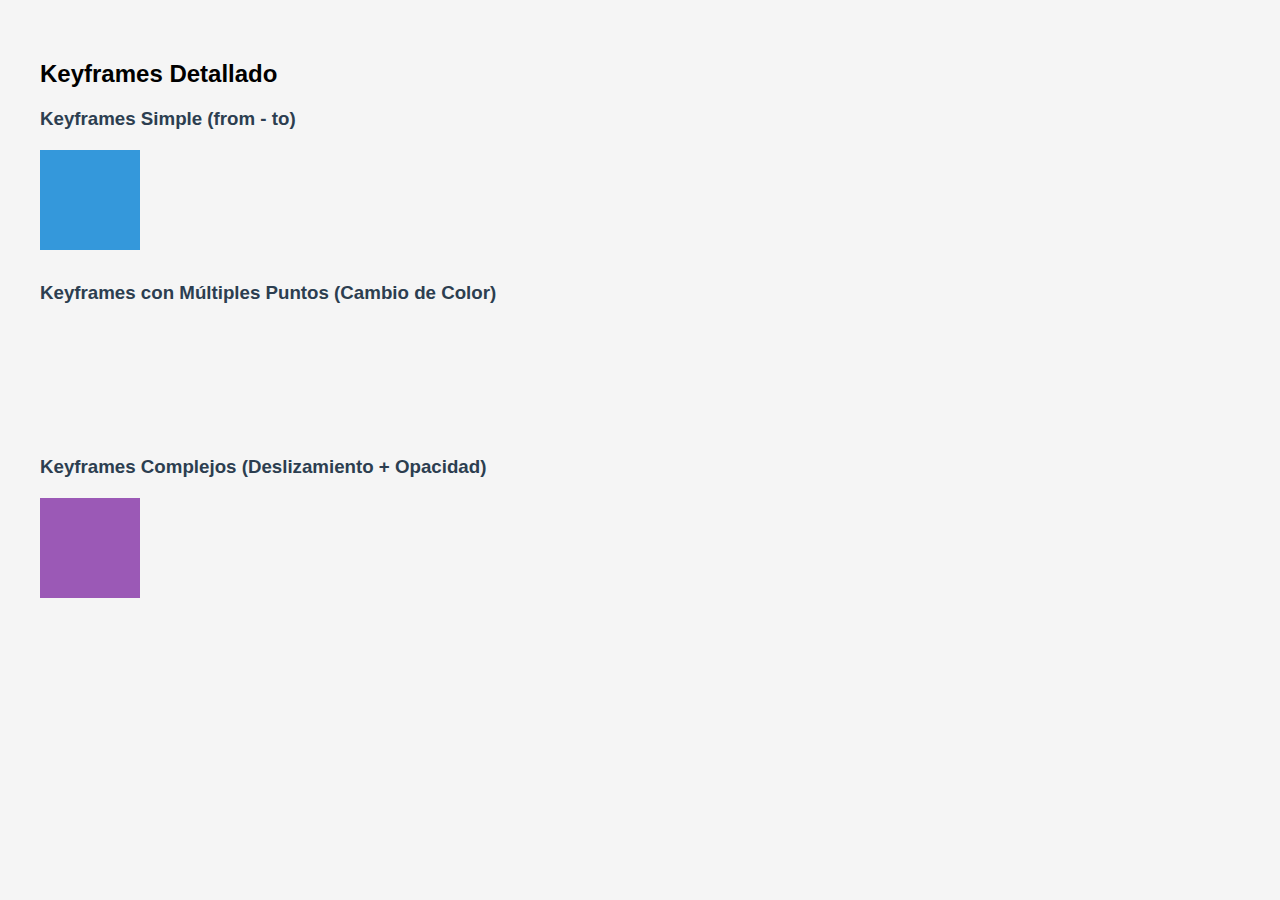
<file: week2/demo_3_keyframes_detallado.html>
<!DOCTYPE html>
<html lang="es">
<head>
  <meta charset="UTF-8">
  <title>Keyframes Detallado</title>
  <style>
    body {
      font-family: Arial, sans-serif;
      padding: 2rem;
      background-color: #f5f5f5;
    }

    .demo-section {
      margin-bottom: 2rem;
    }

    h3 {
      margin-bottom: 1rem;
      color: #2c3e50;
    }

    /* Keyframes simples (from - to) */
    @keyframes simpleFade {
      from {
        opacity: 1;
        color: black;
      }
      to {
        opacity: 0;
        color: transparent;
      }
    }

    /* Keyframes con múltiples puntos */
    @keyframes colorChange {
      0% {
        background-color: #ff0000;
      }
      25% {
        background-color: #00ff00;
      }
      50% {
        background-color: #0000ff;
      }
      75% {
        background-color: #ffff00;
      }
      100% {
        background-color: #ff0000;
      }
    }

    /* Keyframes con múltiples propiedades */
    @keyframes slideAndFade {
      0% {
        transform: translateX(-100px);
        opacity: 0;
      }
      50% {
        opacity: 1;
      }
      100% {
        transform: translateX(100px);
        opacity: 0;
      }
    }

    .box {
      width: 100px;
      height: 100px;
      margin: 20px 0;
    }

    .box-fade {
      background-color: #3498db;
      animation: simpleFade 2s ease infinite;
    }

    .box-color {
      animation: colorChange 4s ease infinite;
    }

    .box-complex {
      background-color: #9b59b6;
      animation: slideAndFade 3s ease infinite;
    }
  </style>
</head>
<body>
  <h2>Keyframes Detallado</h2>

  <div class="demo-section">
    <h3>Keyframes Simple (from - to)</h3>
    <div class="box box-fade"></div>
  </div>

  <div class="demo-section">
    <h3>Keyframes con Múltiples Puntos (Cambio de Color)</h3>
    <div class="box box-color"></div>
  </div>

  <div class="demo-section">
    <h3>Keyframes Complejos (Deslizamiento + Opacidad)</h3>
    <div class="box box-complex"></div>
  </div>
</body>
</html>
</file>
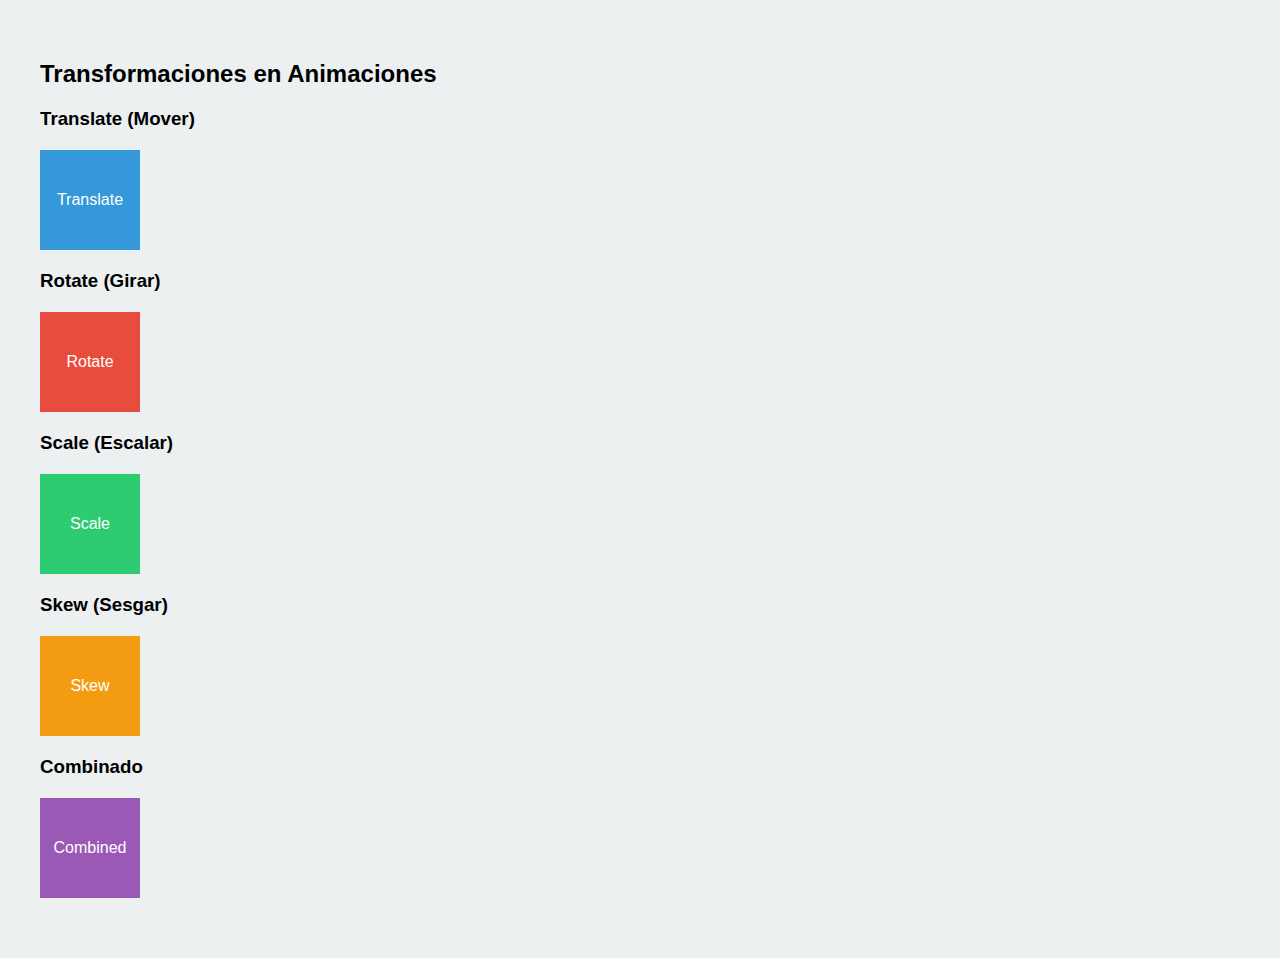
<file: week2/demo_4_transformaciones.html>
<!DOCTYPE html>
<html lang="es">
<head>
  <meta charset="UTF-8">
  <title>Transformaciones en Animaciones</title>
  <style>
    body {
      font-family: Arial, sans-serif;
      padding: 2rem;
      background-color: #ecf0f1;
    }

    .container {
      display: flex;
      gap: 2rem;
      flex-wrap: wrap;
      margin-bottom: 2rem;
    }

    .box {
      width: 100px;
      height: 100px;
      background-color: #3498db;
      margin: 20px 0;
      color: white;
      display: flex;
      align-items: center;
      justify-content: center;
    }

    /* Translate */
    @keyframes moveRight {
      0%, 100% {
        transform: translateX(0);
      }
      50% {
        transform: translateX(200px);
      }
    }

    .box-translate {
      animation: moveRight 2s ease infinite;
    }

    /* Rotate */
    @keyframes fullRotate {
      0% {
        transform: rotate(0deg);
      }
      100% {
        transform: rotate(360deg);
      }
    }

    .box-rotate {
      background-color: #e74c3c;
      animation: fullRotate 2s linear infinite;
    }

    /* Scale */
    @keyframes grow {
      0%, 100% {
        transform: scale(1);
      }
      50% {
        transform: scale(1.5);
      }
    }

    .box-scale {
      background-color: #2ecc71;
      animation: grow 2s ease infinite;
    }

    /* Skew */
    @keyframes skewIt {
      0%, 100% {
        transform: skewX(0deg);
      }
      50% {
        transform: skewX(30deg);
      }
    }

    .box-skew {
      background-color: #f39c12;
      animation: skewIt 2s ease infinite;
    }

    /* Combinado */
    @keyframes combined {
      0% {
        transform: translate(0, 0) scale(1) rotate(0deg);
      }
      50% {
        transform: translate(150px, -50px) scale(1.2) rotate(180deg);
      }
      100% {
        transform: translate(0, 0) scale(1) rotate(360deg);
      }
    }

    .box-combined {
      background-color: #9b59b6;
      animation: combined 3s ease infinite;
    }

    /* Asegurar que todas las animaciones están constantemente activas */
    .box-translate,
    .box-rotate,
    .box-scale,
    .box-skew,
    .box-combined {
      animation-play-state: running;
    }
  </style>
</head>
<body>
  <h2>Transformaciones en Animaciones</h2>

  <h3>Translate (Mover)</h3>
  <div class="box box-translate">Translate</div>

  <h3>Rotate (Girar)</h3>
  <div class="box box-rotate">Rotate</div>

  <h3>Scale (Escalar)</h3>
  <div class="box box-scale">Scale</div>

  <h3>Skew (Sesgar)</h3>
  <div class="box box-skew">Skew</div>

  <h3>Combinado</h3>
  <div class="box box-combined">Combined</div>
</body>
</html>
</file>
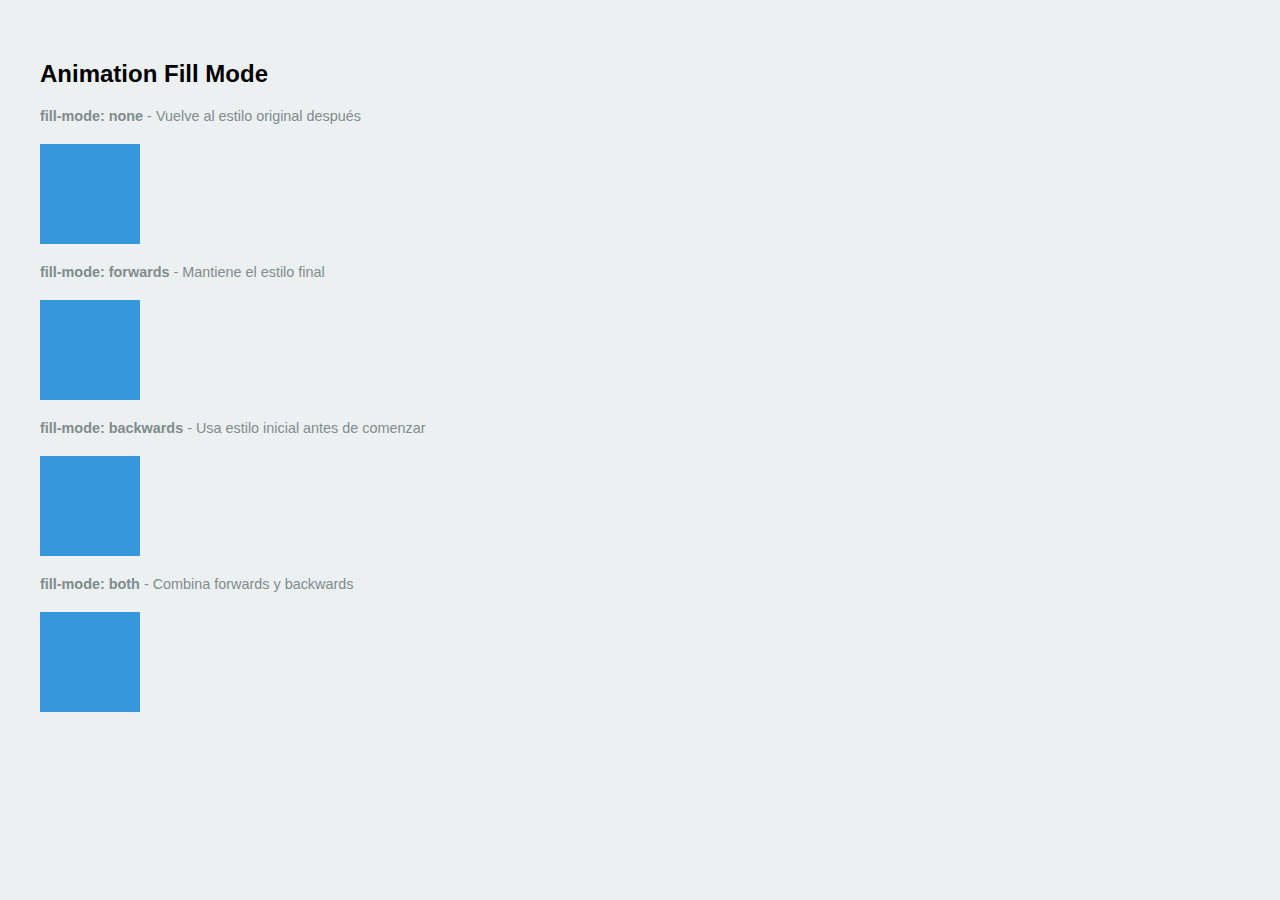
<file: week2/demo_5_fill_mode.html>
<!DOCTYPE html>
<html lang="es">
<head>
  <meta charset="UTF-8">
  <title>Animation Fill Mode</title>
  <style>
    body {
      font-family: Arial, sans-serif;
      padding: 2rem;
      background-color: #ecf0f1;
    }

    @keyframes moveBox {
      0% {
        transform: translateX(0);
        background-color: #3498db;
      }
      100% {
        transform: translateX(200px);
        background-color: #e74c3c;
      }
    }

    .box {
      width: 100px;
      height: 100px;
      background-color: #3498db;
      margin: 20px 0;
      animation: moveBox 2s ease 1; /* No se repite */
    }

    /* none: Sin estilos finales */
    .fill-none {
      animation-fill-mode: none;
    }

    /* forwards: Mantiene los estilos finales */
    .fill-forwards {
      animation-fill-mode: forwards;
    }

    /* backwards: Usa estilos iniciales antes de comenzar */
    .fill-backwards {
      animation-fill-mode: backwards;
      animation-delay: 1s;
    }

    /* both: forwards + backwards */
    .fill-both {
      animation-fill-mode: both;
      animation-delay: 1s;
    }

    p {
      font-size: 0.9rem;
      color: #7f8c8d;
      margin-bottom: 1rem;
    }
  </style>
</head>
<body>
  <h2>Animation Fill Mode</h2>

  <p><strong>fill-mode: none</strong> - Vuelve al estilo original después</p>
  <div class="box fill-none"></div>

  <p><strong>fill-mode: forwards</strong> - Mantiene el estilo final</p>
  <div class="box fill-forwards"></div>

  <p><strong>fill-mode: backwards</strong> - Usa estilo inicial antes de comenzar</p>
  <div class="box fill-backwards"></div>

  <p><strong>fill-mode: both</strong> - Combina forwards y backwards</p>
  <div class="box fill-both"></div>
</body>
</html>
</file>
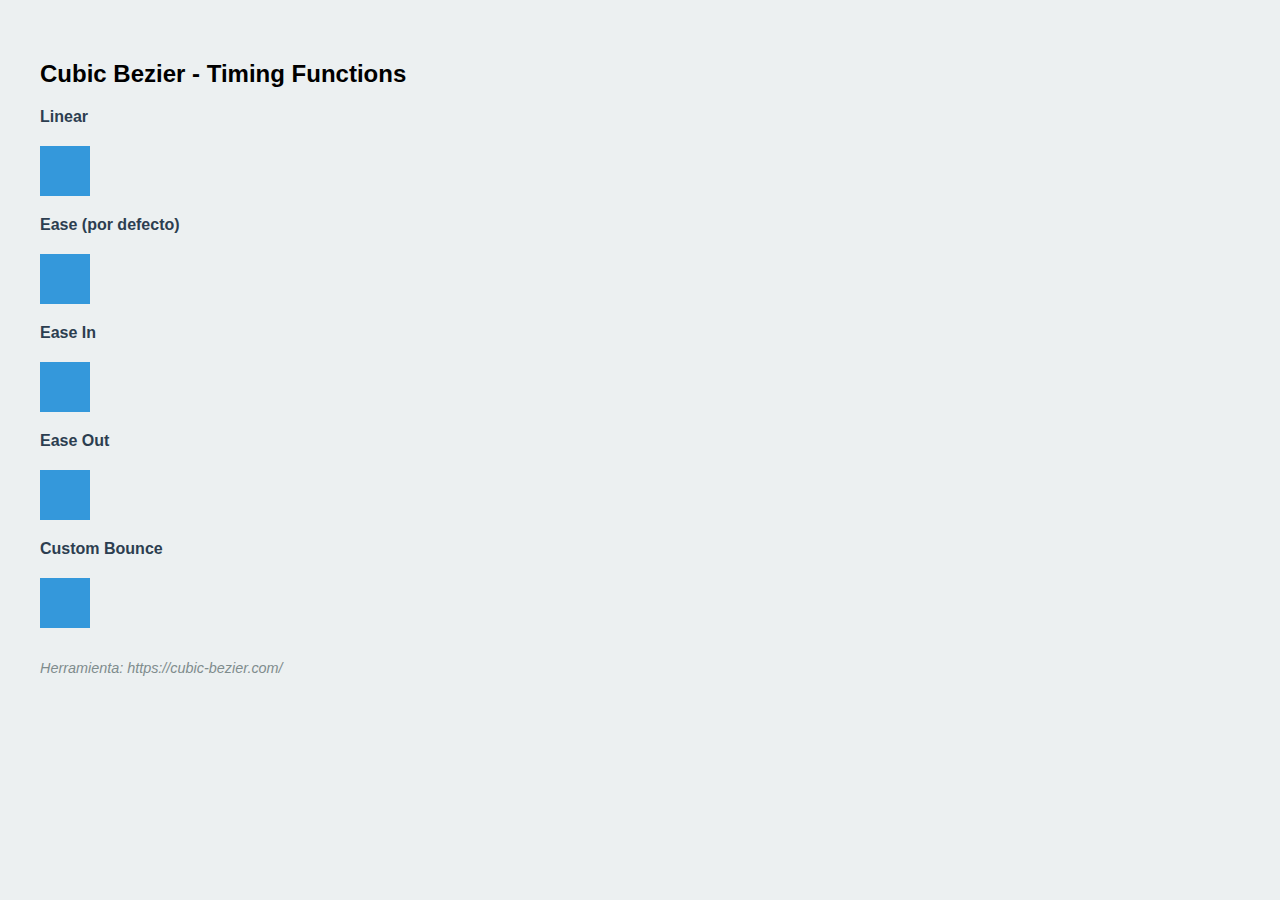
<file: week2/demo_6_cubic_bezier.html>
<!DOCTYPE html>
<html lang="es">
<head>
  <meta charset="UTF-8">
  <title>Cubic Bezier - Timing Functions</title>
  <style>
    body {
      font-family: Arial, sans-serif;
      padding: 2rem;
      background-color: #ecf0f1;
    }

    @keyframes move {
      0% {
        transform: translateX(0);
      }
      100% {
        transform: translateX(300px);
      }
    }

    .box {
      width: 50px;
      height: 50px;
      background-color: #3498db;
      margin: 20px 0;
      animation: move 3s 1; /* Sin repetición para ver el efecto */
    }

    .linear {
      animation-timing-function: linear;
    }

    .ease {
      animation-timing-function: ease;
    }

    .ease-in {
      animation-timing-function: ease-in;
    }

    .ease-out {
      animation-timing-function: ease-out;
    }

    .custom-bounce {
      animation-timing-function: cubic-bezier(0.17, 0.67, 0.83, 0.67);
    }

    label {
      display: block;
      margin-bottom: 0.5rem;
      font-weight: bold;
      color: #2c3e50;
    }

    p {
      margin-top: 2rem;
      font-size: 0.9rem;
      color: #7f8c8d;
    }
  </style>
</head>
<body>
  <h2>Cubic Bezier - Timing Functions</h2>

  <label>Linear</label>
  <div class="box linear"></div>

  <label>Ease (por defecto)</label>
  <div class="box ease"></div>

  <label>Ease In</label>
  <div class="box ease-in"></div>

  <label>Ease Out</label>
  <div class="box ease-out"></div>

  <label>Custom Bounce</label>
  <div class="box custom-bounce"></div>

  <p><em>Herramienta: https://cubic-bezier.com/</em></p>
</body>
</html>
</file>
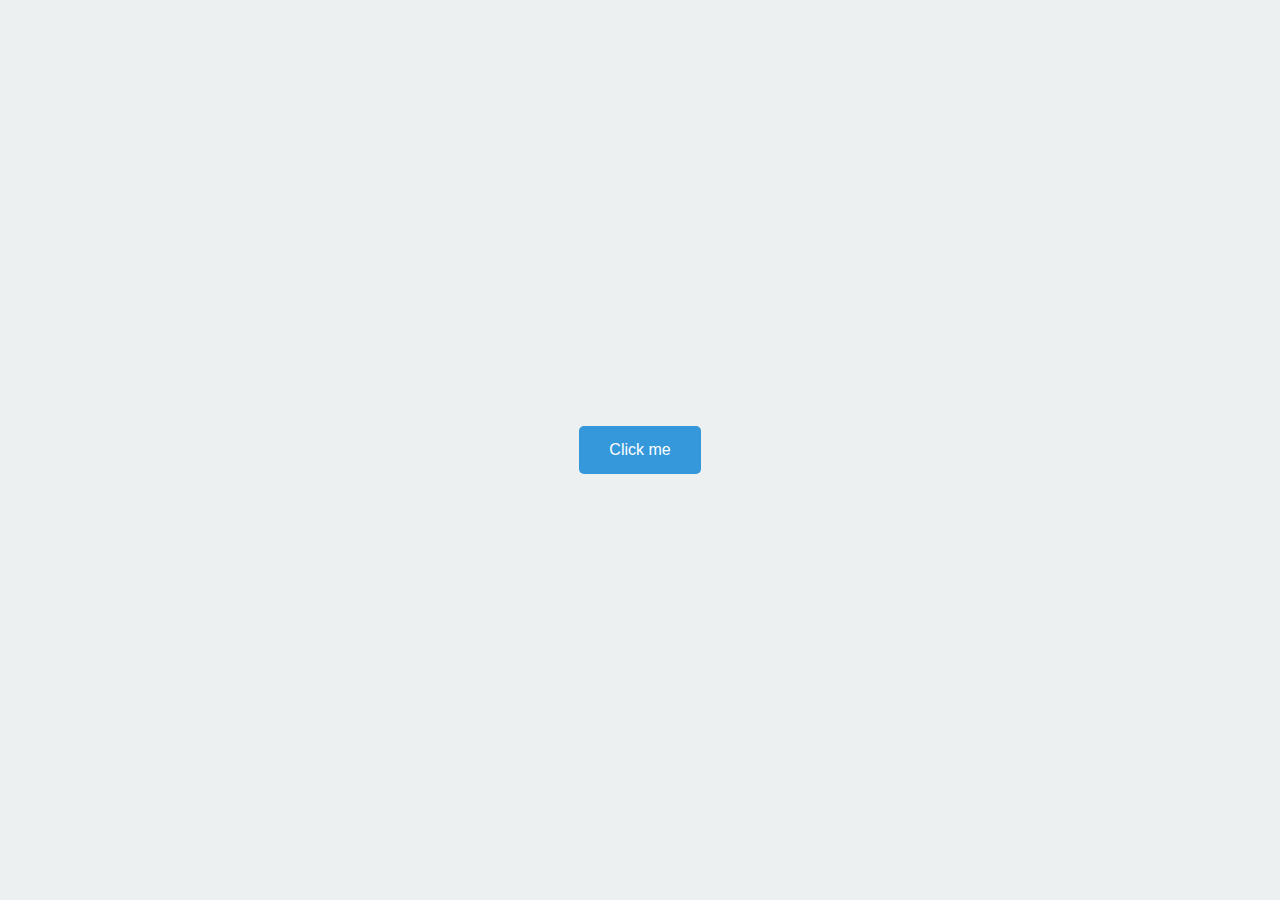
<file: week2/demo_7_boton_animado.html>
<!DOCTYPE html>
<html lang="es">
<head>
  <meta charset="UTF-8">
  <title>Botón Animado</title>
  <style>
    * {
      margin: 0;
      padding: 0;
      box-sizing: border-box;
    }

    body {
      font-family: Arial, sans-serif;
      padding: 2rem;
      background-color: #ecf0f1;
      display: flex;
      align-items: center;
      justify-content: center;
      min-height: 100vh;
    }

    .button {
      padding: 15px 30px;
      font-size: 1rem;
      border: none;
      border-radius: 5px;
      background-color: #3498db;
      color: white;
      cursor: pointer;
      position: relative;
      overflow: hidden;
      transition: all 0.3s ease;
    }

    .button:hover {
      background-color: #2980b9;
      transform: translateY(-2px);
      box-shadow: 0 5px 15px rgba(0, 0, 0, 0.3);
    }

    .button:active {
      transform: translateY(0);
    }

    .button::before {
      content: '';
      position: absolute;
      top: 50%;
      left: 50%;
      width: 0;
      height: 0;
      border-radius: 50%;
      background-color: rgba(255, 255, 255, 0.5);
      transform: translate(-50%, -50%);
      transition: width 0.6s, height 0.6s;
    }

    .button:active::before {
      width: 300px;
      height: 300px;
    }
  </style>
</head>
<body>
  <button class="button">Click me</button>
</body>
</html>
</file>
<file: week2/styles.css>
body {
  padding: 100px 0 100px 0;
  font-family: "Space Grotesk", sans-serif;
  width: 100%;
  display: flex;
  justify-content: center;
}

.section1 {
  display: flex;
  justify-content: space-around; /* flex-direction: column-reverse; */
  align-items: center;
  gap: 5px;
  background-color: bisque;
  height: 200px;
  width: 100%;
  flex-wrap: wrap;
}

.article {
  height: 60px;
  width: 80px;
  background-color: blue;
  /* margin-right: 5px; */
}

.header {
  display: flex;
  justify-content: space-between;
  margin-bottom: 70px;
}

.logo {
  height: 56px;
  width: 220px;
}

.navbar {
  display: flex;
  align-items: center;
  gap: 40px;
}

.link {
  font-size: 20px;
  font-family: "Space Grotesk", sans-serif;
}

.link__button {
  border: 1px solid black;
  padding: 20px 35px;
  border-radius: 14px;
}

.sectionFirst {
  display: flex;
  justify-content: space-between;
}

.sectionFirst__article {
  width: 531px;
  height: 481px;
}

.sectionFirst__img {
  width: 600px;
  height: 515px;
}

.sectionFirst__h1 {
  font-size: 60px;
  font-weight: 400;
}

.sectionFirst__p {
  font-size: 20px;
  line-height: 28px;
}

.sectionFirst__button {
  background-color: #191a23;
  padding: 20px 35px;
  border-radius: 14px;
  color: #ffffff;
  font-size: 20px;
}

.sectionFirst__button:hover {
  opacity: 0.8;
  cursor: pointer;
}

.sectionSecond__card {
  width: 500px;
  height: 210px;
  background-color: #f3f3f3;
  border-radius: 45px;
  padding: 50px;
  display: flex;
  justify-content: space-between;
}

.sectionSecond__h3 {
  font-size: 30px;
  background-color: #b9ff66;
  width: 207px;
  font-weight: 500;
  display: flex;
  align-items: start;
  flex-direction: column;
}

.sectionSecond__img {
  width: 210px;
  height: 166px;
}

.sectionSecond__left {
  display: flex;
  flex-direction: column;
  justify-content: space-between;
}

.sectionSecond__a {
  display: flex;
  align-items: center;
  gap: 15px;
}

.sectionSecond_line1 {
  display: flex;
  gap: 40px;
}

.sectionSecond__card2 {
  background-color: #b9ff66;
}

.prueba__grid {
  display: grid;
  justify-items:center;
  align-items: center;
  /* grid-template-columns: 10% 1fr 2fr; */
  grid-template-columns: repeat(4, 1fr) 2fr ;
  /* grid-template-rows:2fr 1fr 1fr 1fr 1fr 1fr; */
  gap: 20px;

  background-color: bisque;
  width: 800px;
  height: 1200px;
}

.grid_interno {
  display: grid;
  grid-template-rows: 1fr 4fr;
  gap: 20px;
}

.item {
  width: 110px;
  height: 100px;
  background-color: #b9ff66;
  border: 1px solid #000000;
  border-radius: 14px;
  padding: 5px;
}

.item__interno {
  background-color: #387deb;
}

.links-flex {
  display: flex;
  justify-content: space-between;
  gap: 10px;
}
</file>
